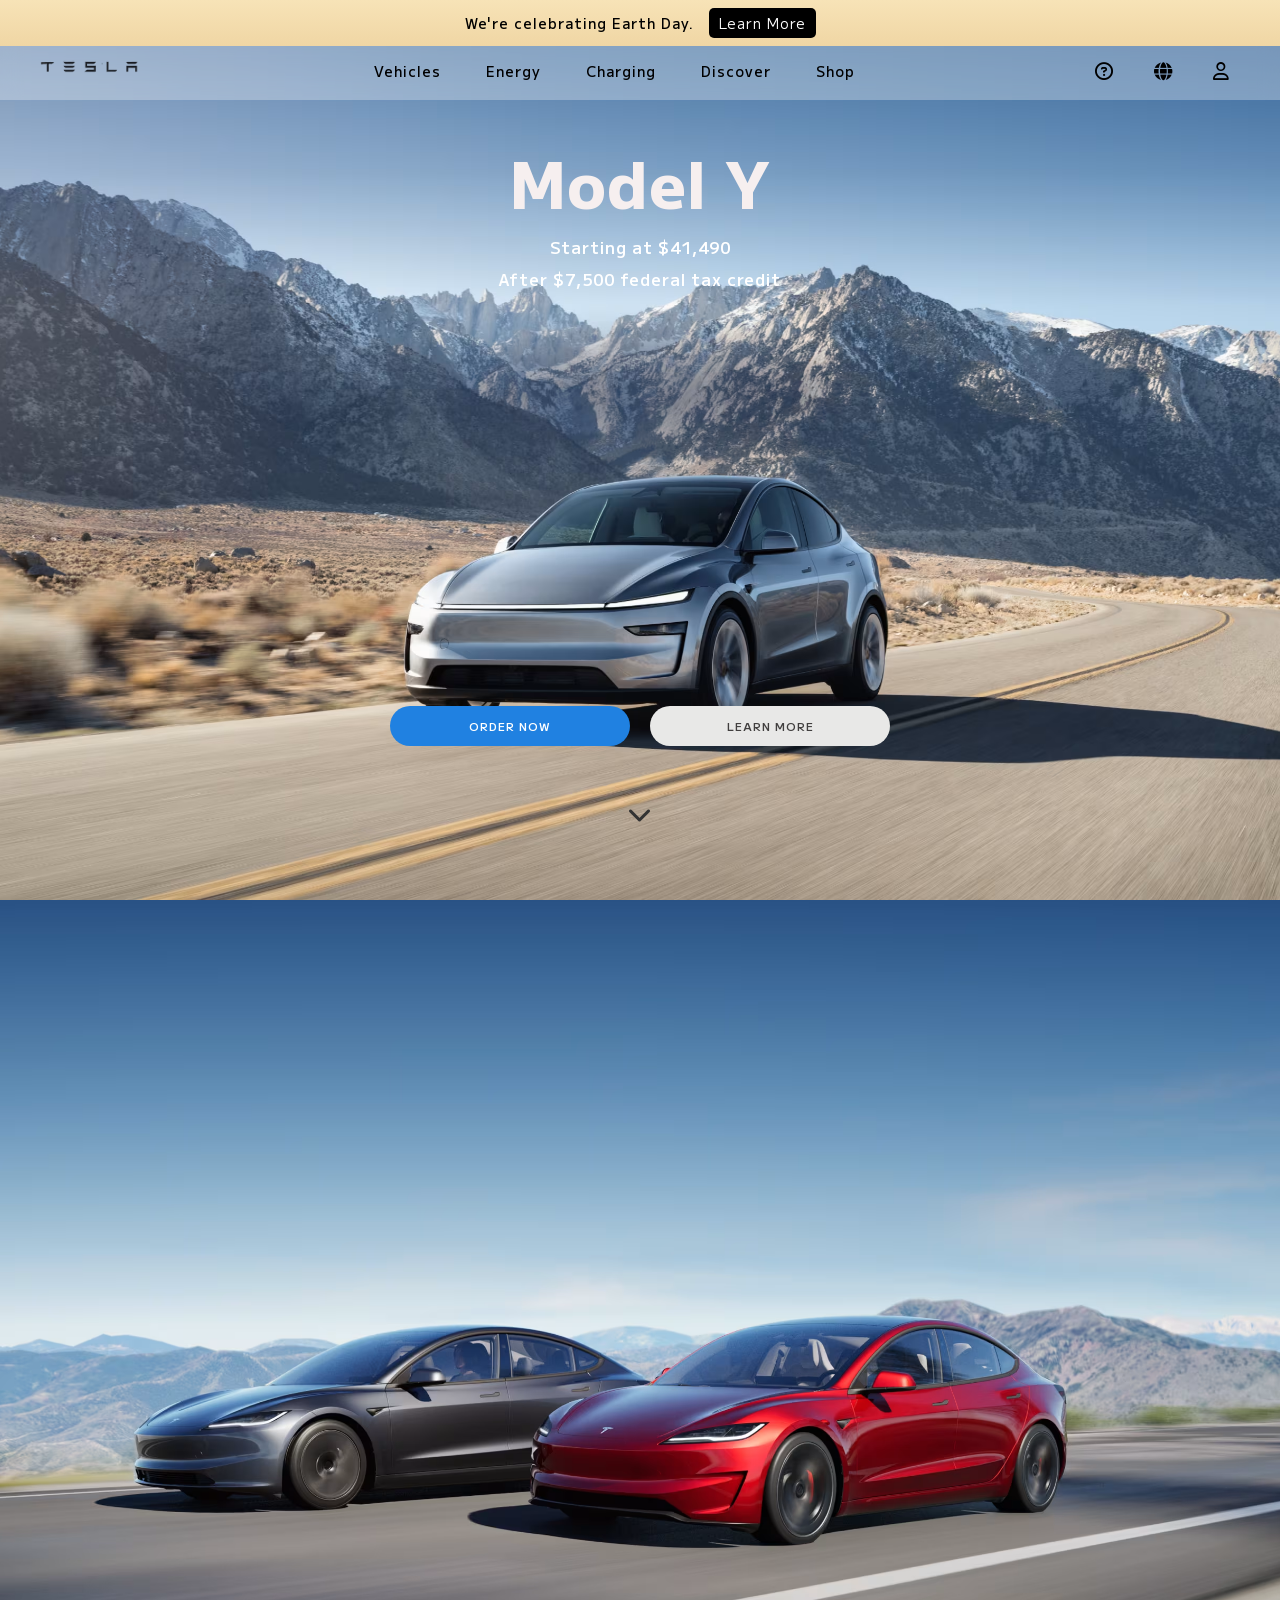
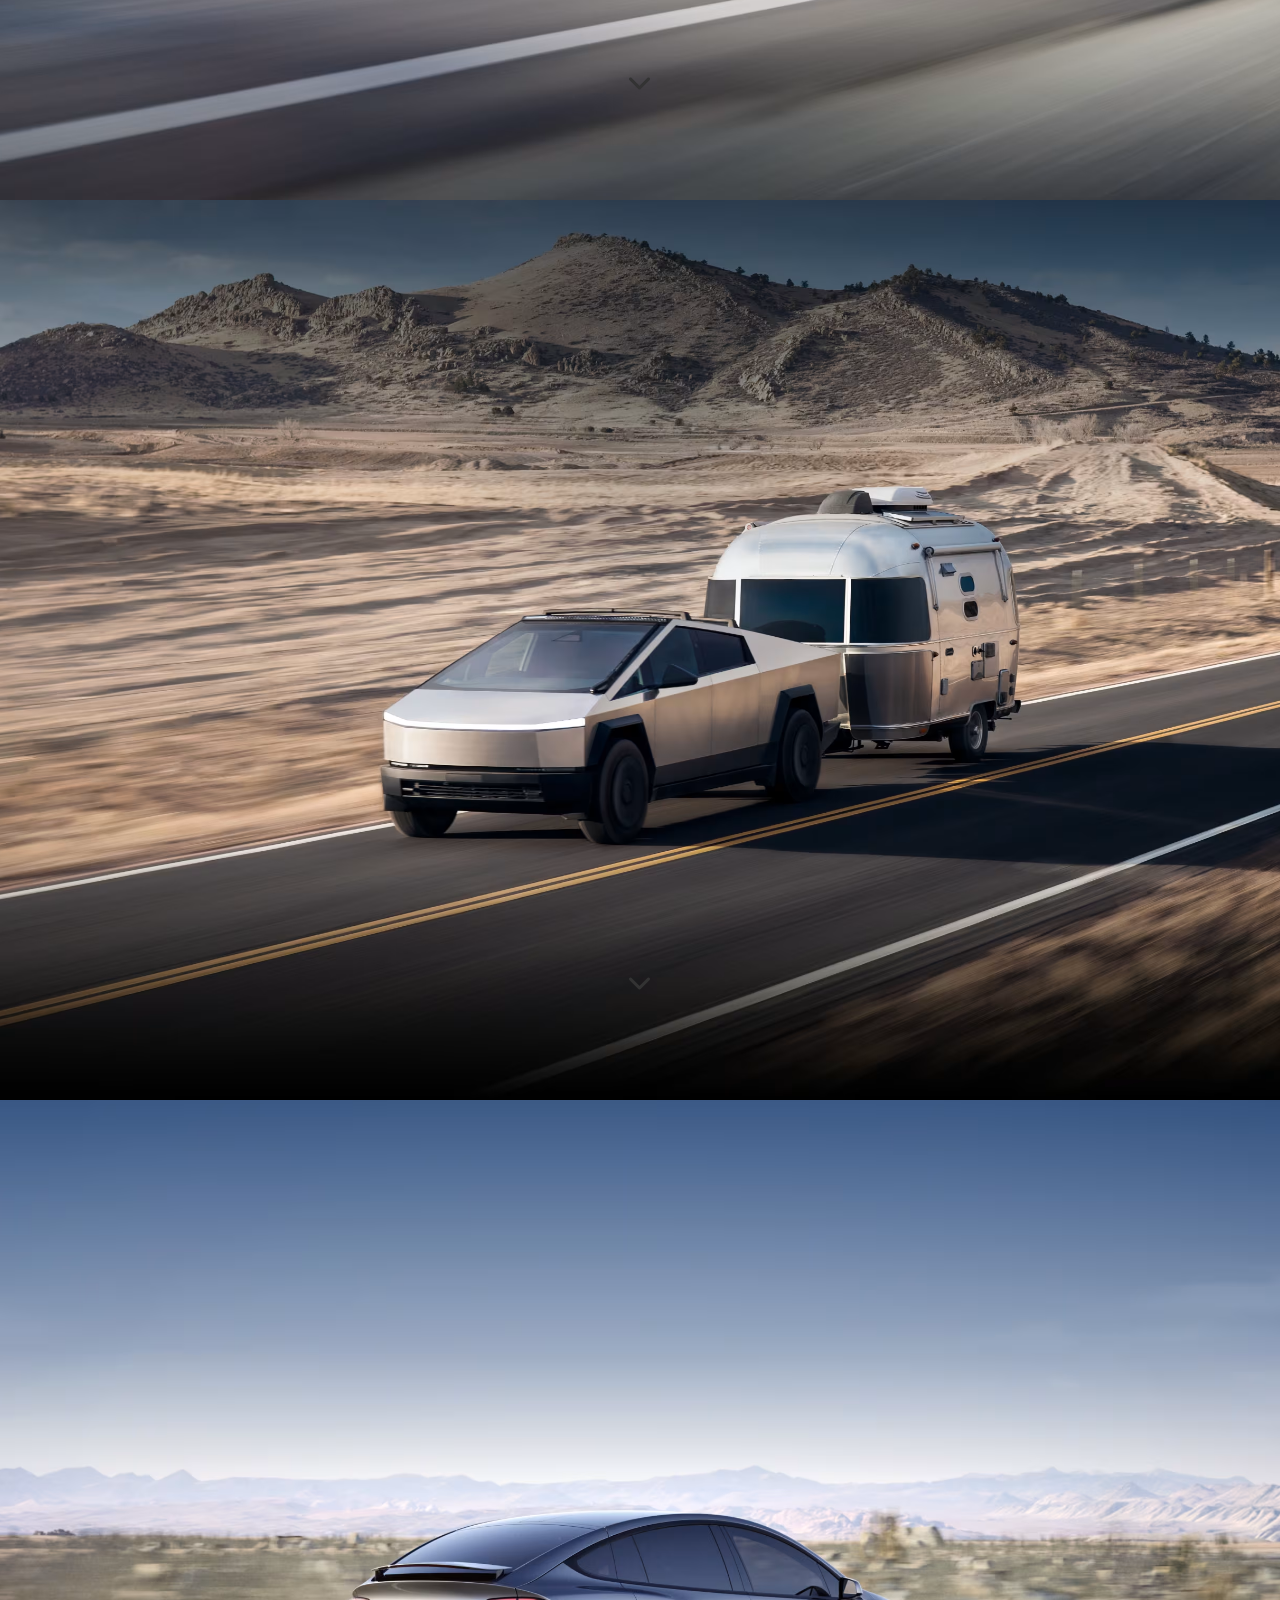
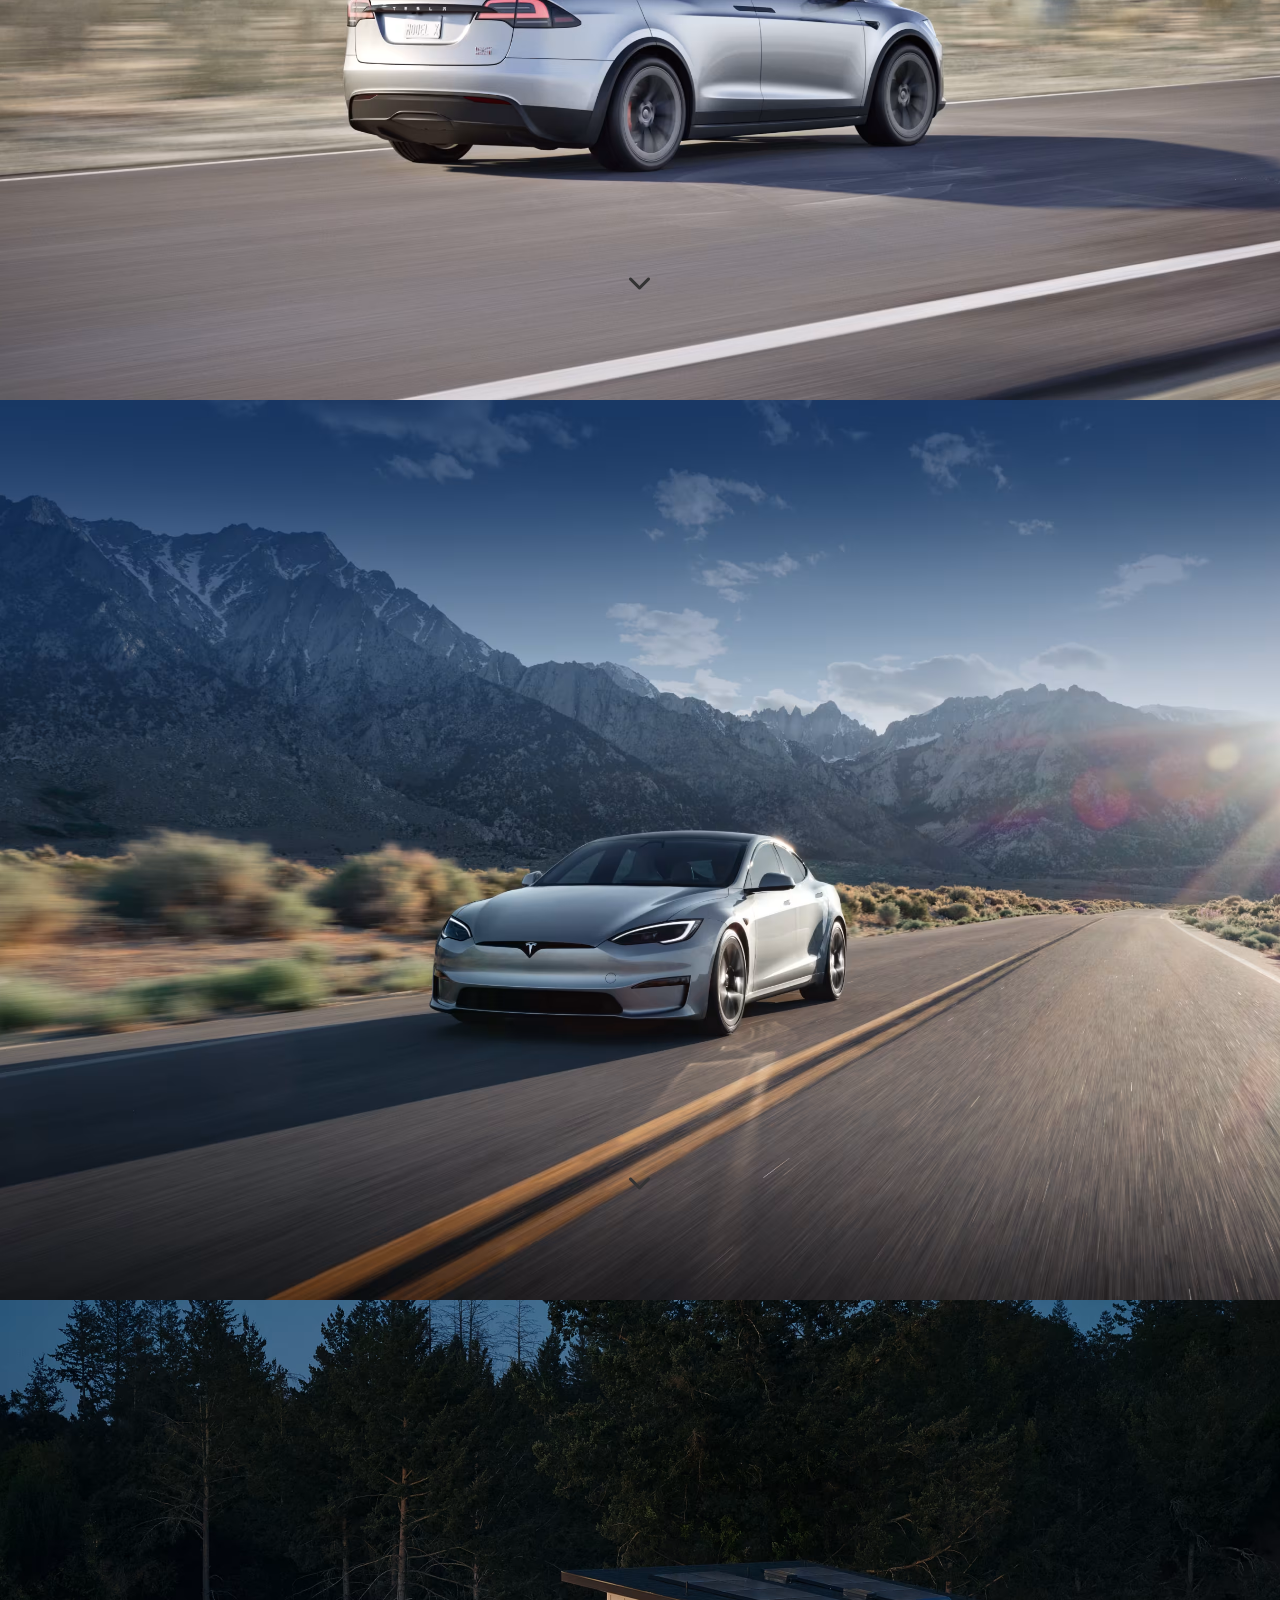
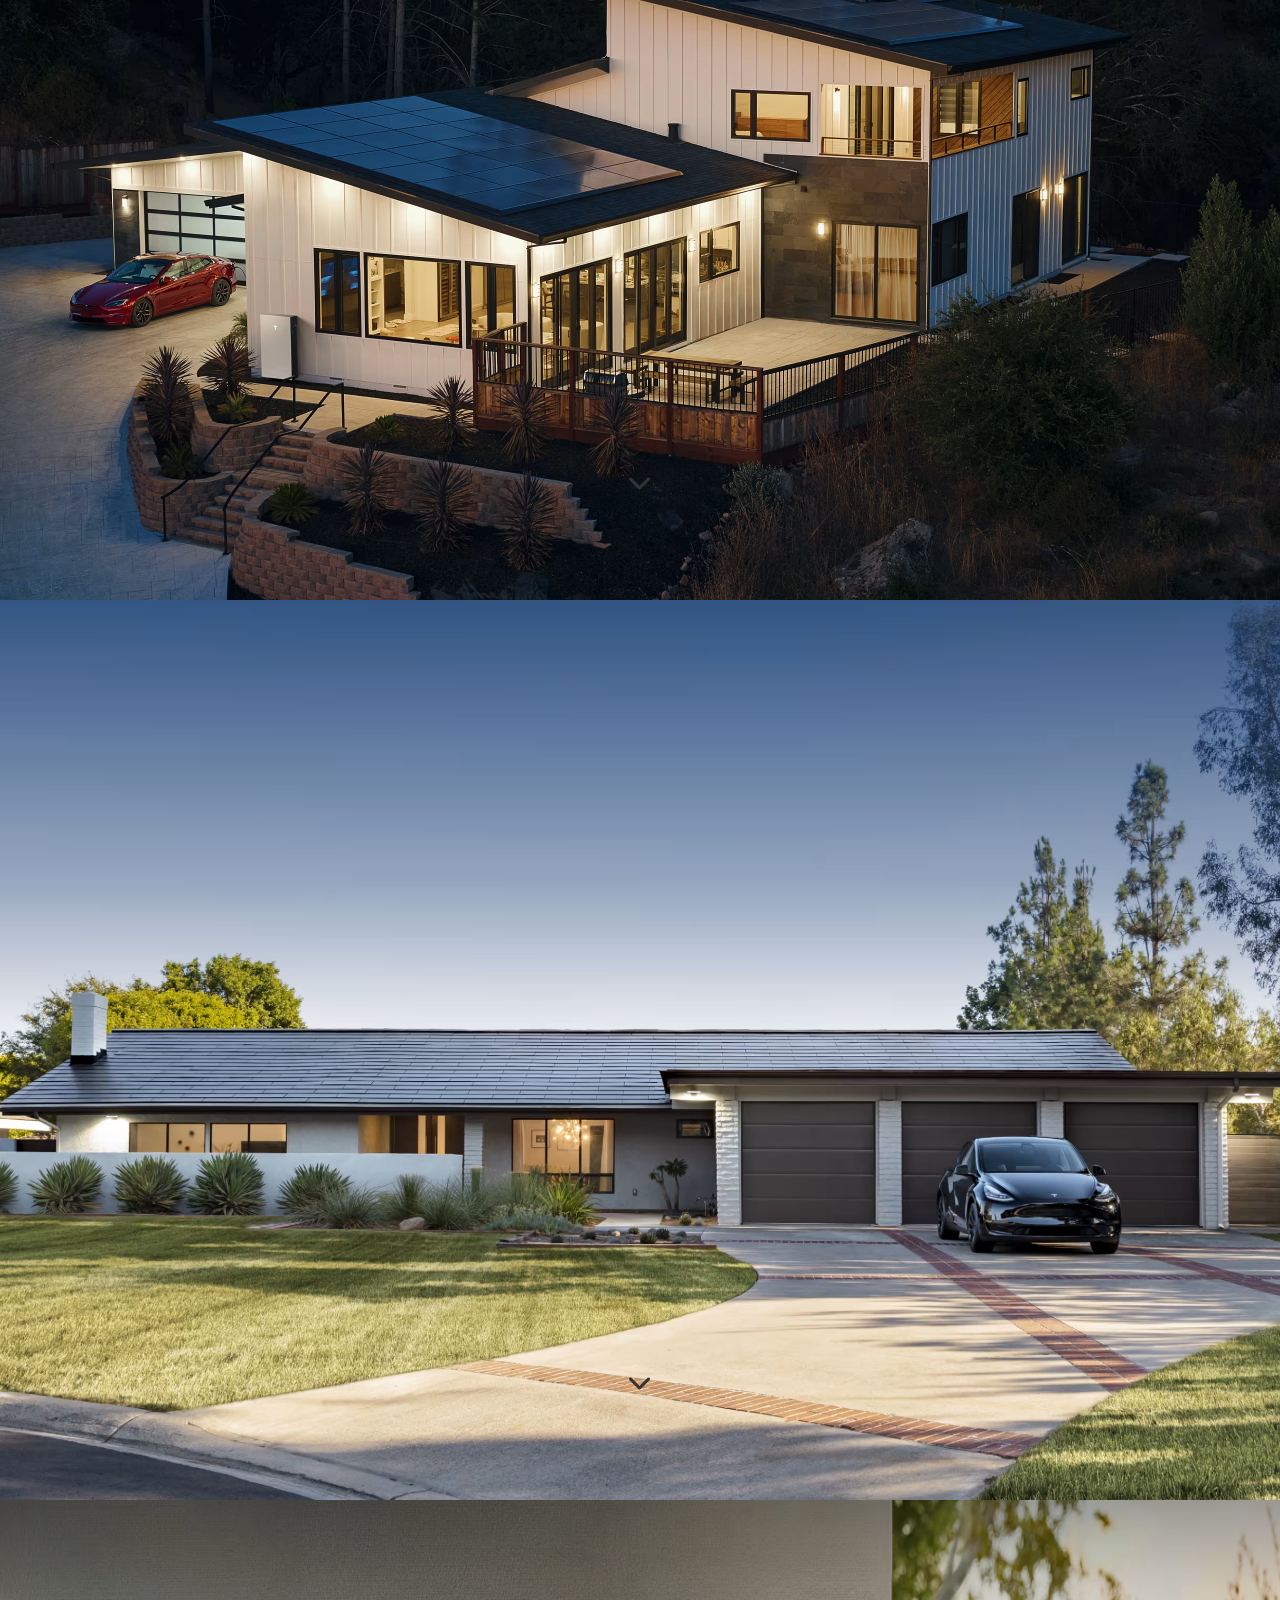
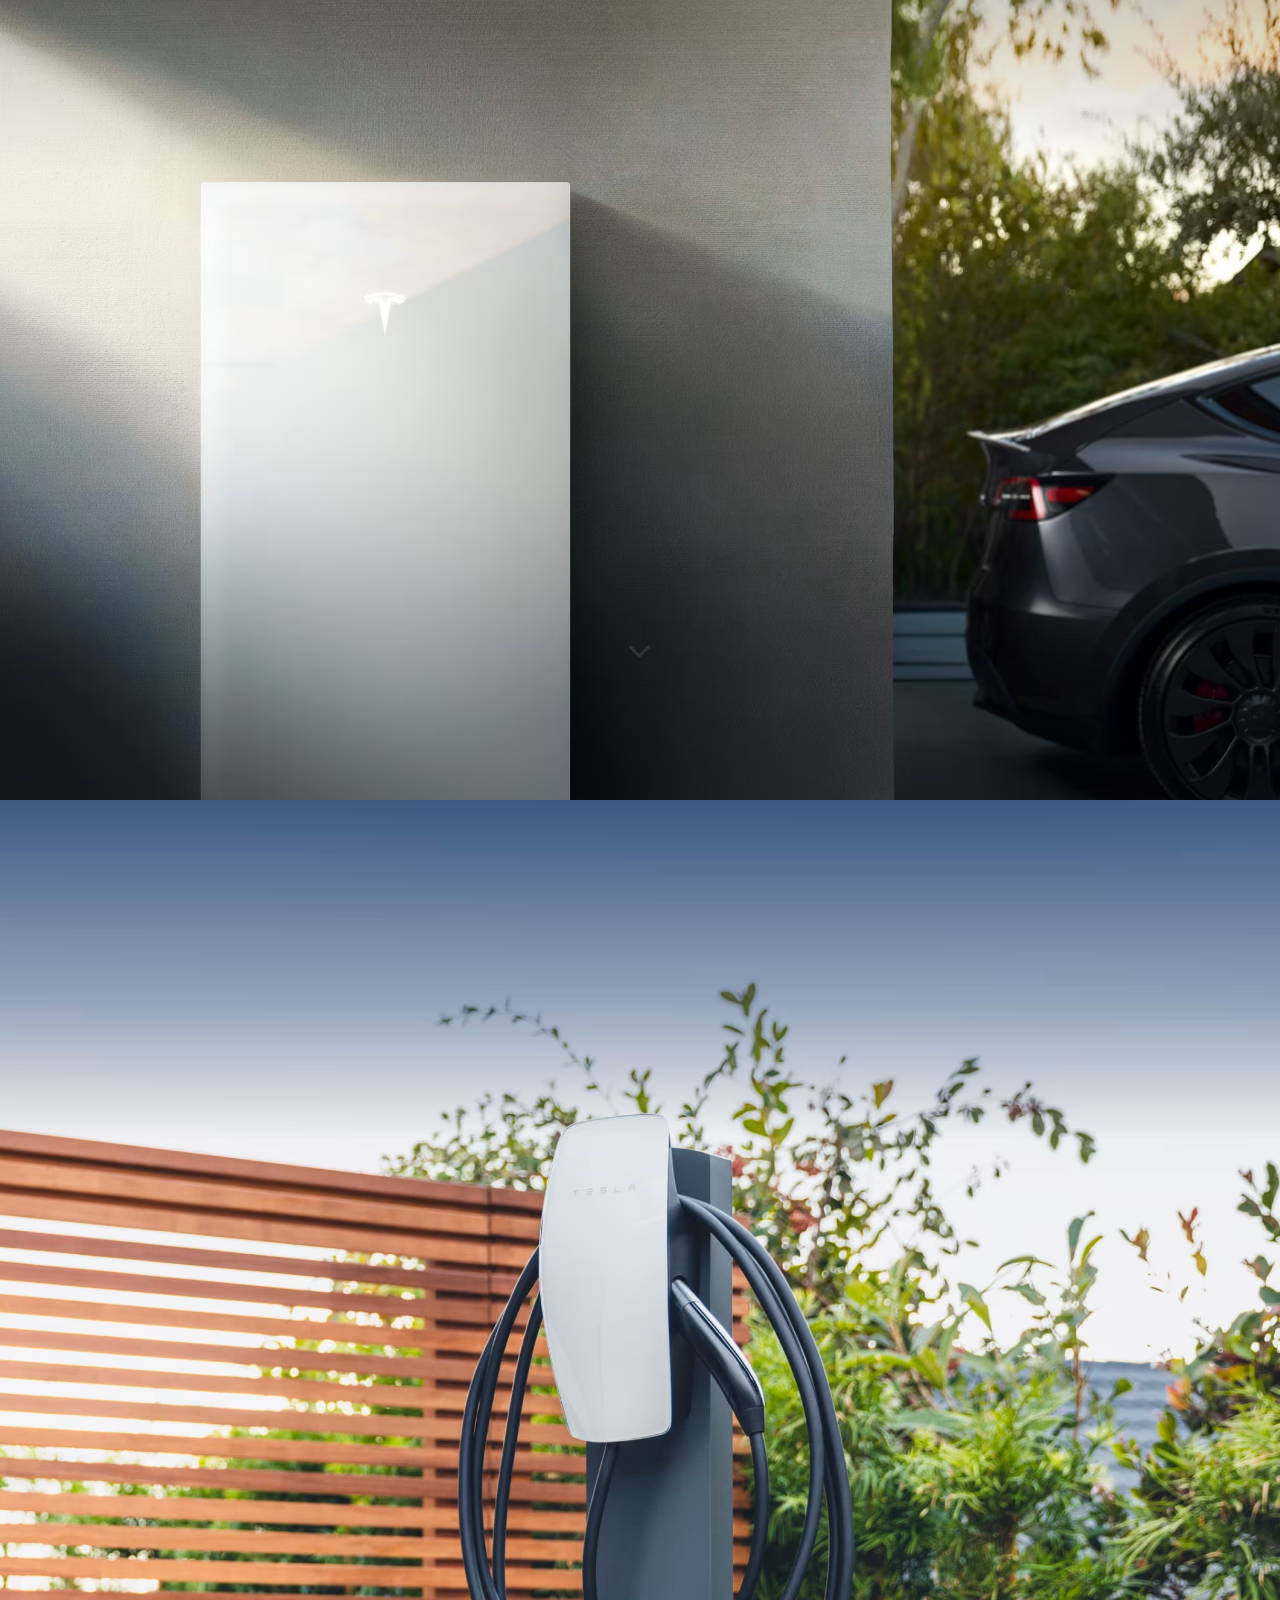
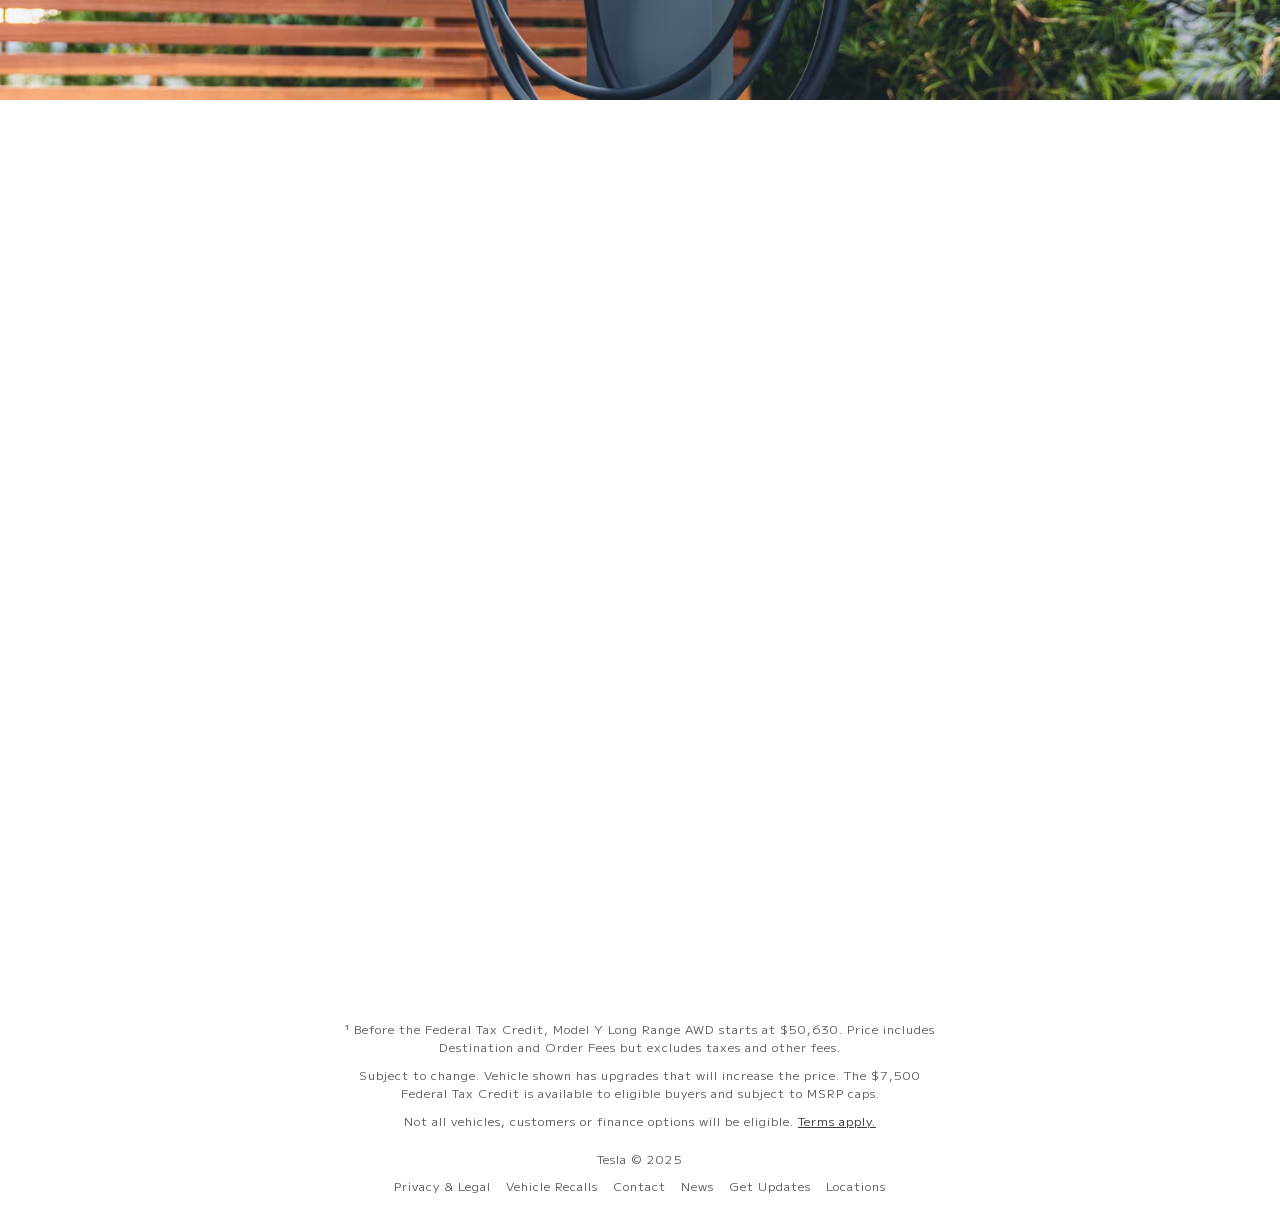
<file: index.html>
<!DOCTYPE html>
<html lang="en">
<head>
  <meta charset="UTF-8" />
  <meta http-equiv="X-UA-Compatible" content="IE=edge" />
  <meta name="viewport" content="width=device-width, initial-scale=1.0" />
  <link rel="icon" type="image/x-icon" href="/asset/logo/teslafevicon.png">
  <title>Electric Cars, Solar & Clean Energy</title>
  <link rel="stylesheet" href="css/style.css">
  <link rel="stylesheet" href="https://cdnjs.cloudflare.com/ajax/libs/font-awesome/6.1.1/css/all.min.css" crossorigin="anonymous" />
  <link rel="stylesheet" href="https://unpkg.com/aos@next/dist/aos.css" />
</head>
<body class="body">
  <div class="announcement-bar">
    <p>We're celebrating Earth Day. <button>Learn More</button></p>
  </div>

  <nav class="navbar">
    <div class="logo-container">
      <img src="asset/logo/teslaLogo.png" alt="Tesla logo" class="teslaLogo" />
    </div>

    <div class="center-nav-container">
      <ul class="menu-list center-menu">
        <li><a href="#" id="openVehicle">Vehicles</a></li>
        <li><a href="#">Energy</a></li>
        <li><a href="#">Charging</a></li>
        <li><a href="#">Discover</a></li>
        <li><a href="#" id="openShop">Shop</a></li> <!-- Tambahkan ID -->
      </ul>
    </div>    

    <div class="right-nav-container">
      <ul class="menu-list right-menu">
        <li><a href="#"><i class="fa-regular fa-circle-question"></i></a></li>
        <li><a href="#"><i class="fa-solid fa-globe"></i></a></li>
        <li><a href="#"><i class="fa-regular fa-user"></i></a></li>
      </ul>
    </div>
  </nav>

<!-- Popup Vehicle -->
  <div id="vehiclePopup" class="hidden">
    <div class="popup-container">

      <!-- Left side: Vehicles -->
      <div class="popup-vehicles">
        <div class="vehicle-item">
          <img src="asset/vehicle/popup-models.avif" alt="Model S">
          <h3>Model S</h3>
          <div class="vehicle-links">
            <a href="#">Learn</a>
            <a href="#">Order</a>
          </div>
        </div>

        <div class="vehicle-item">
          <img src="asset/vehicle/popup-model3.avif" alt="Model 3">
          <h3>Model 3</h3>
          <div class="vehicle-links">
            <a href="vehicle.html">Learn</a>
            <a href="#">Order</a>
          </div>
        </div>

        <div class="vehicle-item">
          <img src="asset/vehicle/popup-modely.avif" alt="Model Y">
          <h3>Model Y</h3>
          <div class="vehicle-links">
            <a href="#">Learn</a>
            <a href="#">Order</a>
          </div>
        </div>

        <div class="vehicle-item">
          <img src="asset/vehicle/popup-modelx.avif" alt="Model X">
          <h3>Model X</h3>
          <div class="vehicle-links">
            <a href="#">Learn</a>
            <a href="#">Order</a>
          </div>
        </div>

        <div class="vehicle-item">
          <img src="asset/vehicle/popup-cybertruck.avif" alt="Cybertruck">
          <h3>Cybertruck</h3>
          <div class="vehicle-links">
            <a href="#">Learn</a>
            <a href="#">Order</a>
          </div>
        </div>

        <div class="vehicle-item">
          <img src="asset/vehicle/popup-inventory.avif" alt="Inventory">
          <h3>Inventory</h3>
          <div class="vehicle-links">
            <a href="#">New</a>
            <a href="#">Used</a>
          </div>
        </div>
      </div>
      <div class="popup-menu">
        <ul>
          <li><a href="#">Help Me Choose</a></li>
          <li><a href="#">Demo Drive</a></li>
          <li><a href="#">Trade-In</a></li>
          <li><a href="#">Compare</a></li>
          <li><a href="#">Workshops</a></li>
          <li><a href="#">Help Me Charge</a></li>
          <li><a href="#">Fleet</a></li>
          <li><a href="#">Semi</a></li>
          <li><a href="#">Roadster</a></li>
          <li><a href="#">Federal Tax Credit</a></li>
          <li><a href="#">We, Robot</a></li>
        </ul>
      </div>
    </div>
  </div>

<!-- Popup Shop -->
<div id="shopPopup" class="hidden">
  <div class="popup-container">

    <!-- Left side: Shop -->
    <div class="popup-shop">
      <div class="shop-item">
        <a href="shop.html">
          <img src="asset/ShopPopup/charging.avif" alt="Charging">
          <h3>Charging</h3>
        </a>
      </div>

      <div class="shop-item">
        <img src="asset/ShopPopup/vehicleacessories.avif" alt="Vehicle Accessories">
        <h3>Vehicle Accessories</h3>
      </div>

      <div class="shop-item">
        <img src="asset/ShopPopup/apparel.avif" alt="Apparel">
        <h3>Apparel</h3>
      </div>

      <div class="shop-item">
        <img src="asset/ShopPopup/lifestyle.avif" alt="Lifestyle">
        <h3>Lifestyle</h3>
      </div>
      
    </div>
  </div>
</div>


  <div id="fullpage">
    <!-- Model Y -->
    <div style="background-image: url('asset/vehicle/modely.avif');" class="model3-container">
        <a name="modely"></a>
        <div class="header-container">
            <h1 class="header" data-aos="fade-up" data-aos-duration="1000">Model Y</h1>
            <p data-aos="fade-up" data-aos-delay="200" data-aos-duration="1000">Starting at $41,490</p>
            <p data-aos="fade-up" data-aos-delay="300" data-aos-duration="1000">
              After $7,500 federal tax credit
            </p>
            <div class="buttons" data-aos="fade-up" data-aos-delay="200" data-aos-duration="1000">
                <a href="#" class="btn1">ORDER NOW</a>
                <a href="#" class="btn2">LEARN MORE</a>
            </div>
            <div class="bottomArrow">
                <a href="#model3"><i class="fa-solid fa-chevron-down down-arrow"></i></a>
            </div>
        </div>
    </div>

    <!-- Model 3 -->
    <div style="background-image: url('asset/vehicle/model3.avif');" class="model3-container">
        <a name="model3"></a>
        <div class="header-container">
            <h1 class="header" data-aos="fade-up" data-aos-duration="1000">Model 3</h1>
            <p data-aos="fade-up" data-aos-delay="200" data-aos-duration="1000">0% APR Available</p>
            <div class="buttons" data-aos="fade-up" data-aos-delay="200" data-aos-duration="1000">
                <a href="#" class="btn1">ORDER NOW</a>
                <a href="#" class="btn2">LEARN MORE</a>
            </div>
            <div class="bottomArrow">
                <a href="#cybertruck"><i class="fa-solid fa-chevron-down down-arrow"></i></a>
            </div>
        </div>
    </div>

    <!-- Cybertruck -->
    <div style="background-image: url('asset/vehicle/cybertruck.avif');" class="model3-container">
        <a name="cybertruck"></a>
        <div class="header-container">
            <h1 class="header" data-aos="fade-up" data-aos-duration="1000">CyberTruck</h1>
            <p data-aos="fade-up" data-aos-delay="200" data-aos-duration="1000">Lease From $779/mo</p>
            <div class="buttons" data-aos="fade-up" data-aos-delay="200" data-aos-duration="1000">
                <a href="#" class="btn1">ORDER NOW</a>
                <a href="#" class="btn2">LEARN MORE</a>
            </div>
            <div class="bottomArrow">
                <a href="#modelx"><i class="fa-solid fa-chevron-down down-arrow"></i></a>
            </div>
        </div>
    </div>

    <!-- Model X -->
    <div style="background-image: url('asset/vehicle/modelx.avif')" class="model3-container">
        <a name="modelx"></a>
        <div class="header-container">
            <h1 class="header" data-aos="fade-up" data-aos-duration="1000">Model X</h1>
            <p data-aos="fade-up" data-aos-delay="200" data-aos-duration="1000">Free Supercharging Ending Soon</p>
            <div class="buttons" data-aos="fade-up" data-aos-delay="200" data-aos-duration="1000">
                <a href="#" class="btn1">ORDER NOW</a>
                <a href="#" class="btn2">LEARN MORE</a>
            </div>
            <div class="bottomArrow">
                <a href="#models"><i class="fa-solid fa-chevron-down down-arrow"></i></a>
            </div>
        </div>
    </div>

    <!-- Model S -->
    <div style="background-image: url('asset/vehicle/models.avif');" class="model3-container">
        <a name="models"></a>
        <div class="header-container">
            <h1 class="header" data-aos="fade-up" data-aos-duration="1000">Model S</h1>
            <p data-aos="fade-up" data-aos-delay="200" data-aos-duration="1000">Free Super Charging Ending Soon</p>
            <div class="buttons" data-aos="fade-up" data-aos-delay="200" data-aos-duration="1000">
                <a href="#" class="btn1">ORDER NOW</a>
                <a href="#" class="btn2">LEARN MORE</a>
            </div>
            <div class="bottomArrow">
                <a href="#panels"><i class="fa-solid fa-chevron-down down-arrow"></i></a>
            </div>
        </div>
    </div>

    <!-- Solar Panels -->
    <div style="background-image: url('asset/energy/solarpanel.avif');" class="model3-container">
        <a name="panels"></a>
        <div class="header-container">
            <h1 class="header" data-aos="fade-up" data-aos-duration="1000">Solar Panels</h1>
            <p data-aos="fade-up" data-aos-delay="200" data-aos-duration="1000">Schedule a Virtual Consultation</p>
            <div class="buttons" data-aos="fade-up" data-aos-delay="200" data-aos-duration="1000">
                <a href="#" class="btn1">ORDER NOW</a>
                <a href="#" class="btn2">LEARN MORE</a>
            </div>
            <div class="bottomArrow">
                <a href="#roof"><i class="fa-solid fa-chevron-down down-arrow"></i></a>
            </div>
        </div>
    </div>

    <!-- Solar Roof -->
    <div style="background-image: url('asset/energy/solar\ roof.avif');" class="model3-container">
        <a name="roof"></a>
        <div class="header-container">
            <h1 class="header" data-aos="fade-up" data-aos-duration="1000">Solar Roof</h1>
            <p data-aos="fade-up" data-aos-delay="200" data-aos-duration="1000">Produce Clean Energy From Your Roof</p>
            <div class="buttons" data-aos="fade-up" data-aos-delay="200" data-aos-duration="1000">
                <a href="#" class="btn1">ORDER NOW</a>
                <a href="#" class="btn2">LEARN MORE</a>
            </div>
            <div class="bottomArrow">
                <a href="#powerwall"><i class="fa-solid fa-chevron-down down-arrow"></i></a>
            </div>
        </div>
    </div>

    <!-- Powerwall -->
    <div style="background-image: url('asset/energy/powerwall.avif');" class="model3-container">
        <a name="powerwall"></a>
        <div class="header-container">
            <h1 class="header" data-aos="fade-up" data-aos-duration="1000">Powerwall</h1>
            <div class="buttons" data-aos="fade-up" data-aos-delay="200" data-aos-duration="1000">
                <a href="#" class="btn1">ORDER NOW</a>
                <a href="#" class="btn2">LEARN MORE</a>
            </div>
            <div class="bottomArrow">
                <a href="#accessories"><i class="fa-solid fa-chevron-down down-arrow"></i></a>
            </div>
        </div>
    </div>

    <!-- Accessories -->
    <div style="background-image: url('asset/energy/acessories.avif');" class="model3-container">
        <a name="accessories"></a>
        <div class="header-container">
            <h1 class="header" data-aos="fade-up" data-aos-duration="1000">Accessories</h1>
            <div class="buttons" data-aos="fade-up" data-aos-delay="200" data-aos-duration="1000">
                <a href="#" class="btn1">Shop Now</a>
            </div>
        </div>
    </div>
</div>
<!-- VIDEO SECTION -->
<div class="model3-container" style="position: relative; overflow: hidden; height: 100vh;">
<video autoplay muted loop playsinline style="position: absolute; top: 0; left: 0; width: 100%; height: 100%; object-fit: cover; z-index: -1;">
  <source src="asset/vid/videoplayback.mp4" type="video/mp4">
  Your browser does not support the video tag.
</video>

<!-- TEXT DI ATAS VIDEO -->
<div class="header-container" style="position: relative; z-index: 1; display: flex; flex-direction: column; align-items: flex-start; padding-left: 5%; text-align: left;">
  <a name="Video"></a>
  <h1 data-aos="fade-up" data-aos-duration="1000" class="header">We Are Tesla</h1>
  <p data-aos="fade-up" data-aos-delay="200" data-aos-duration="1000"></p>
  <div class="buttons" data-aos="fade-up" data-aos-delay="200" data-aos-duration="1000">
    <a href="#" class="btn3">Join Tesla</a>
  </div>
</div>
</div>

<!-- FOOTER -->
<footer class="footer">
<div class="footer-top">
  <p>¹ Before the Federal Tax Credit, Model Y Long Range AWD starts at $50,630. Price includes Destination and Order Fees but excludes taxes and other fees.</p>
  <p>Subject to change. Vehicle shown has upgrades that will increase the price. The $7,500 Federal Tax Credit is available to eligible buyers and subject to MSRP caps.</p>
  <p>Not all vehicles, customers or finance options will be eligible. <a href="#">Terms apply.</a></p>
</div>

<div class="footer-bottom">
  <p>Tesla © 2025</p>
  <ul class="footer-links">
    <li><a href="#">Privacy & Legal</a></li>
    <li><a href="#">Vehicle Recalls</a></li>
    <li><a href="#">Contact</a></li>
    <li><a href="#">News</a></li>
    <li><a href="#">Get Updates</a></li>
    <li><a href="#">Locations</a></li>
  </ul>
</div>
</footer>

<!-- SCRIPT -->
<script src="js/script.js"></script>
<script src="https://unpkg.com/aos@next/dist/aos.js"></script>
<script>
AOS.init();
</script>
</file>
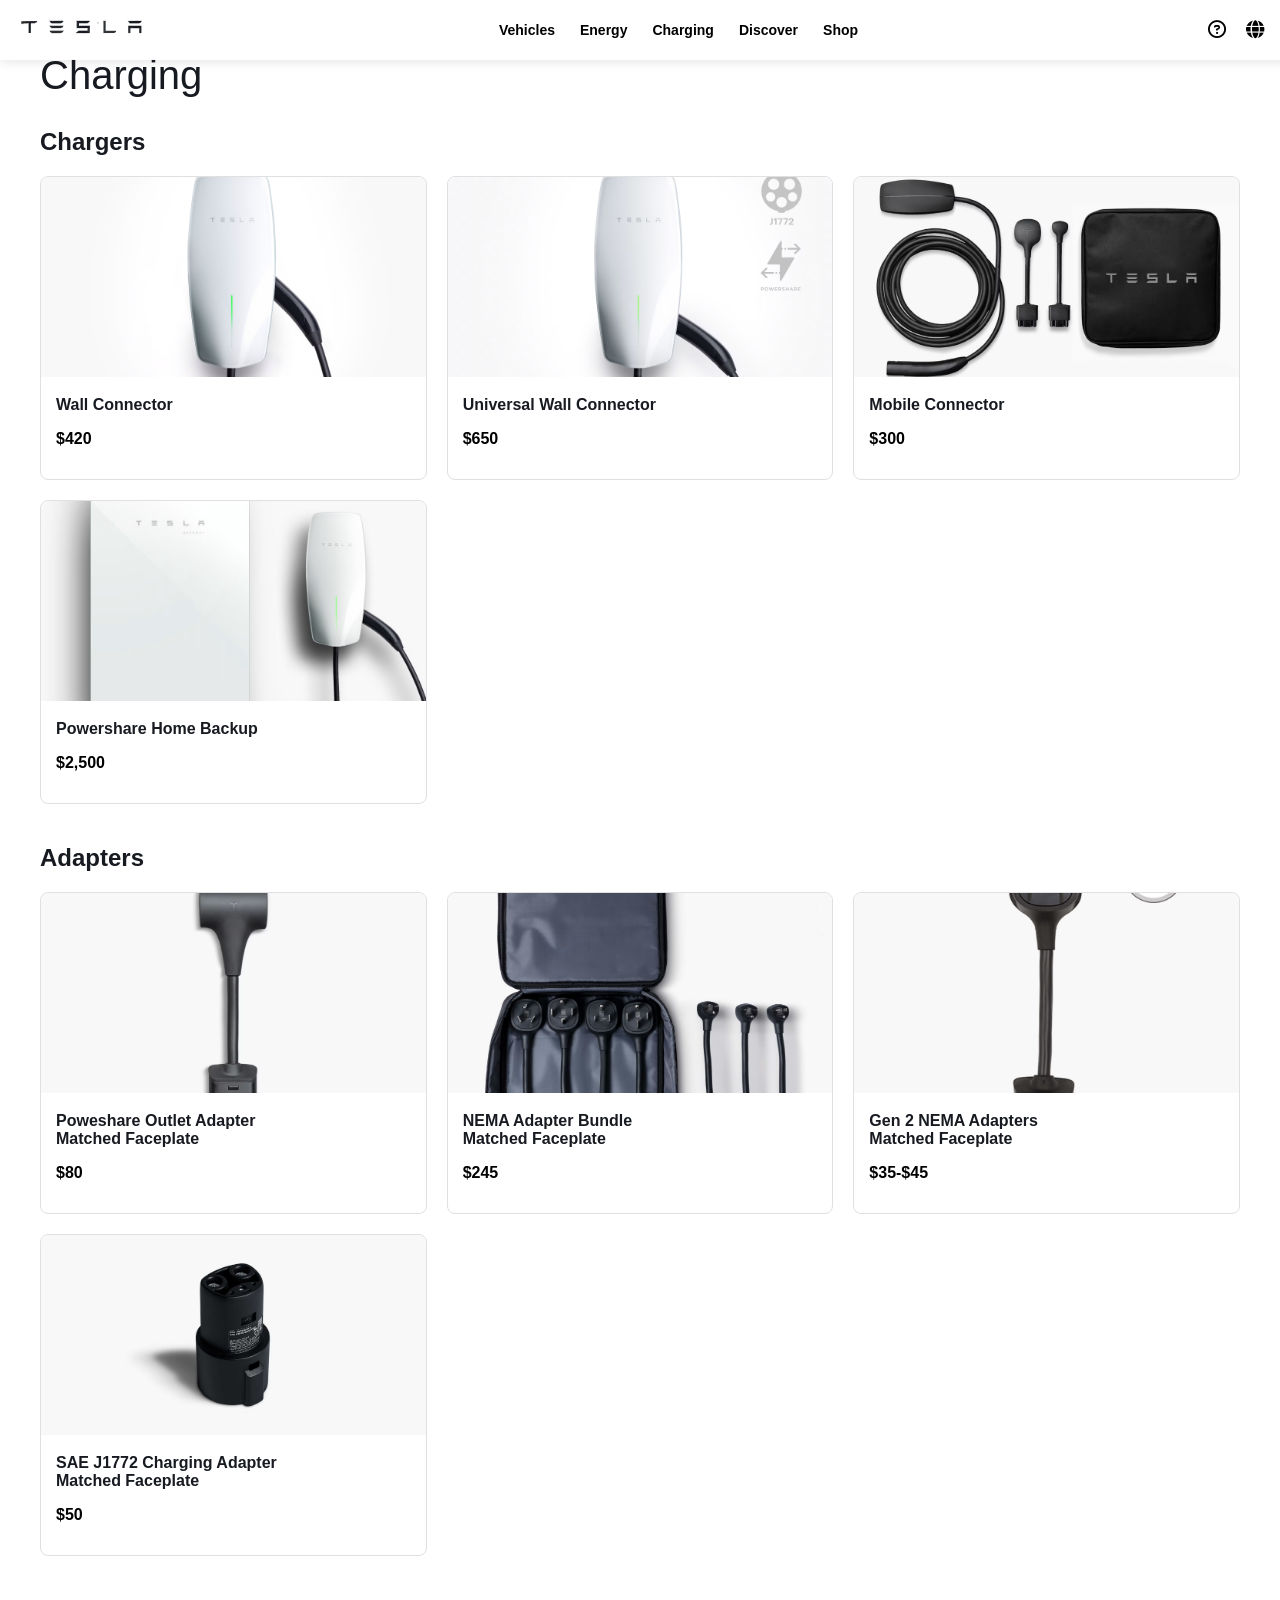
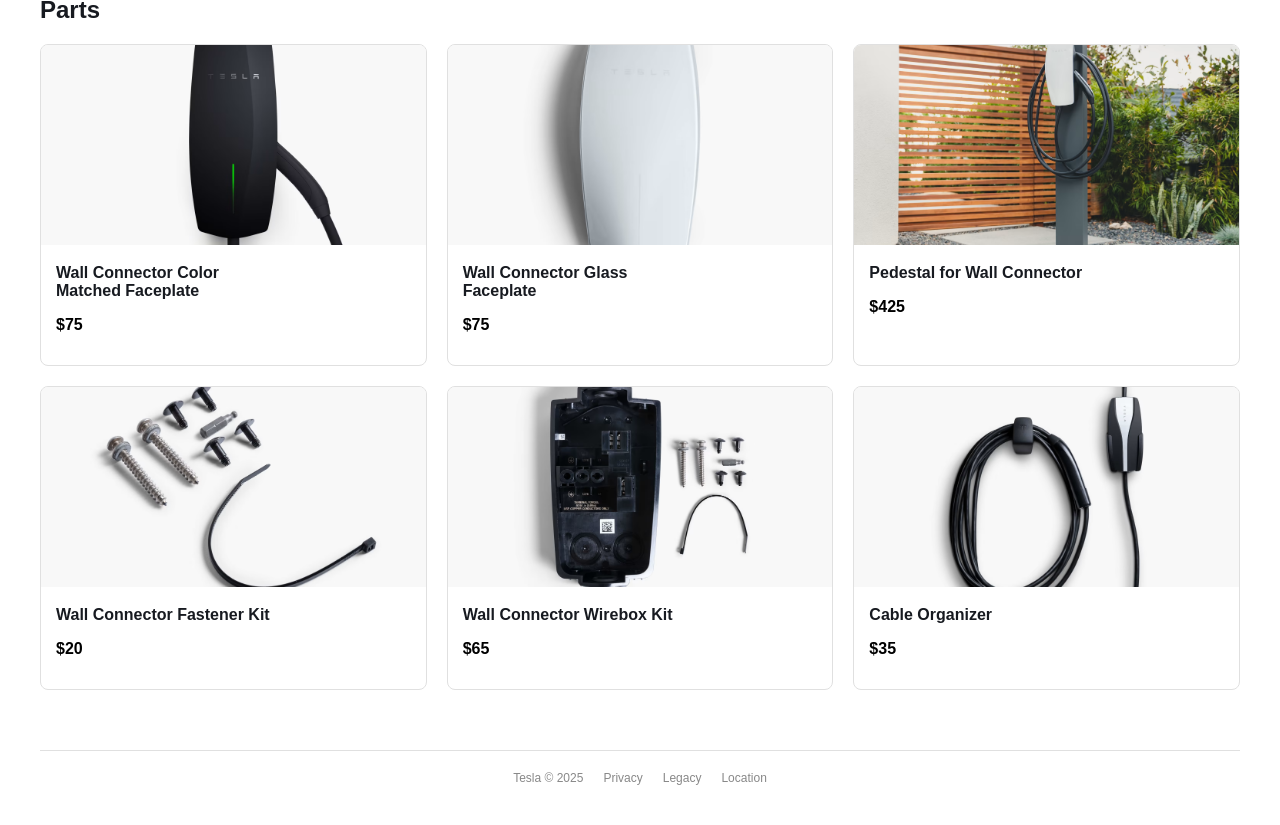
<file: shop.html>
<!DOCTYPE html>
<html lang="en">
<head>
  <meta charset="UTF-8">
  <meta name="viewport" content="width=device-width, initial-scale=1.0">
  <title>Tesla Charging Products</title>
  <link rel="stylesheet" href="css/shop.css">
  <link rel="stylesheet" href="https://cdnjs.cloudflare.com/ajax/libs/font-awesome/6.4.0/css/all.min.css">
</head>
<body>
  <header>
    <nav class="navbar">
      <div class="logo-container">
        <img src="asset/logo/teslaLogo.png" alt="Tesla logo" class="teslaLogo" />
      </div>

      <div class="center-nav-container">
        <ul class="menu-list center-menu">
          <li><a href="#">Vehicles</a></li>
          <li><a href="#">Energy</a></li>
          <li><a href="#">Charging</a></li>
          <li><a href="#">Discover</a></li>
          <li><a href="#">Shop</a></li>
        </ul>
      </div>

      <div class="right-nav-container">
        <ul class="menu-list right-menu">
          <li><a href="#"><i class="far fa-circle-question"></i></a></li>
          <li><a href="#"><i class="fas fa-globe"></i></a></li>
          <li><a href="#"><i class="far fa-user"></i></a></li>
        </ul>
      </div>
    </nav>
  </header>


<main class="shop-container">
  <section class="shop-hero">
    <h1>Charging</h1>
  </section>

  <section class="charging-products">
    <h2>Chargers</h2>
    
    <!-- Main Chargers Section -->
    <div class="product-grid">
      <!-- Wall Connector -->
      <div class="product-card square-card">
        <img src="asset/shopcharging/1457768-02-H_01_2000.avif" alt="Wall Connector">
        <div class="product-info">
          <h3>Wall Connector</h3>
          <p class="price">$420</p>
        </div>
      </div>

      <!-- Universal Wall Connector -->
      <div class="product-card square-card">
        <img src="asset/shopcharging/universalconector.avif" alt="Universal Wall Connector">
        <div class="product-info">
          <h3>Universal Wall Connector</h3>
          <p class="price">$650</p>
        </div>
      </div>

      <!-- Mobile Connector -->
      <div class="product-card square-card">
        <img src="asset/shopcharging/mobileconector.avif" alt="Mobile Connector">
        <div class="product-info">
          <h3>Mobile Connector</h3>
          <p class="price">$300</p>
        </div>
      </div>
    
        <!-- Powershare Home Backup -->
      <div class="product-card square-card">
        <img src="asset/shopcharging/powersharehome.avif" alt="Mobile Connector">
        <div class="product-info">
          <h3>Powershare Home Backup</h3>
          <p class="price">$2,500</p>
        </div>
      </div>
    </div>
  </section>

  <section class="charging-products">
    <h2>Adapters</h2>
    <div class="product-grid">
        <!-- Powershare Outlet  Adapter-->
      <div class="product-card square-card">
        <img src="asset/shopcharging/powershareoutlet.avif" alt="Wall Connector Color">
        <div class="product-info">
          <h3>Poweshare Outlet Adapter<br>Matched Faceplate</h3>
          <p class="price">$80</p>
        </div>
      </div>

      <!-- NEMA Adapter Bundle  -->
      <div class="product-card square-card">
        <img src="asset/shopcharging/nemaadapter.avif" alt="Wall Connector Color">
        <div class="product-info">
          <h3>NEMA Adapter Bundle<br>Matched Faceplate</h3>
          <p class="price">$245</p>
        </div>
      </div>

      <!-- Gen 2 NEMA Adapters -->
      <div class="product-card square-card">
        <img src="asset/shopcharging/gen2nemaadapter.avif" alt="Wall Connector Glass">
        <div class="product-info">
          <h3>Gen 2 NEMA Adapters<br>Matched Faceplate</h3>
          <p class="price">$35-$45</p>
        </div>
      </div>

      <!-- SAE J1772 Charging Adapter -->
      <div class="product-card square-card">
        <img src="asset/shopcharging/saej1772.avif" alt="Pedestal">
        <div class="product-info">
          <h3>SAE J1772 Charging Adapter<br>Matched Faceplate</h3>
          <p class="price">$50</p>
        </div>
      </div>
    </div>
  </section>
  
  <section class="parts-products">
    <h2>Parts</h2>
    <!-- Accessories Section -->
    <div class="product-grid">
      <!-- Wall Connector Color -->
      <div class="product-card square-card">
        <img src="asset/shopcharging/wallconectorcolormatched.avif" alt="Wall Connector Color">
        <div class="product-info">
          <h3>Wall Connector Color<br>Matched Faceplate</h3>
          <p class="price">$75</p>
        </div>
      </div>

      <!-- Wall Connector Glass -->
      <div class="product-card square-card">
        <img src="asset/shopcharging/wallconectorglass.avif" alt="Wall Connector Glass">
        <div class="product-info">
          <h3>Wall Connector Glass<br>Faceplate</h3>
          <p class="price">$75</p>
        </div>
      </div>

      <!-- Pedestal -->
      <div class="product-card square-card">
        <img src="asset/shopcharging/pedestel.avif" alt="Pedestal">
        <div class="product-info">
          <h3>Pedestal for Wall Connector</h3>
          <p class="price">$425</p>
        </div>
      </div>

      <!-- Fastener Kit -->
      <div class="product-card square-card">
        <img src="asset/shopcharging/wallconectorfastenerkit.avif" alt="Fastener Kit">
        <div class="product-info">
          <h3>Wall Connector Fastener Kit</h3>
          <p class="price">$20</p>
        </div>
      </div>

      <!-- Wirebox Kit -->
      <div class="product-card square-card">
        <img src="asset/shopcharging/wireboxkit.avif" alt="Wirebox Kit">
        <div class="product-info">
          <h3>Wall Connector Wirebox Kit</h3>
          <p class="price">$65</p>
        </div>
      </div>

      <!-- Cable Organizer -->
      <div class="product-card square-card">
        <img src="asset/shopcharging/cableorganizer.avif" alt="Cable Organizer">
        <div class="product-info">
          <h3>Cable Organizer</h3>
          <p class="price">$35</p>
        </div>
      </div>
    </div>
    <footer class="tesla-footer">
      <div class="footer-content">
        <div class="footer-links">
          <span>Tesla © 2025</span>
          <a href="#">Privacy</a>
          <a href="#">Legacy</a>
          <a href="#">Location</a>
        </div>
      </div>
    </footer>
  </section>
</main>

  <script src="js/script.js"></script>
</body>
</html>
</file>
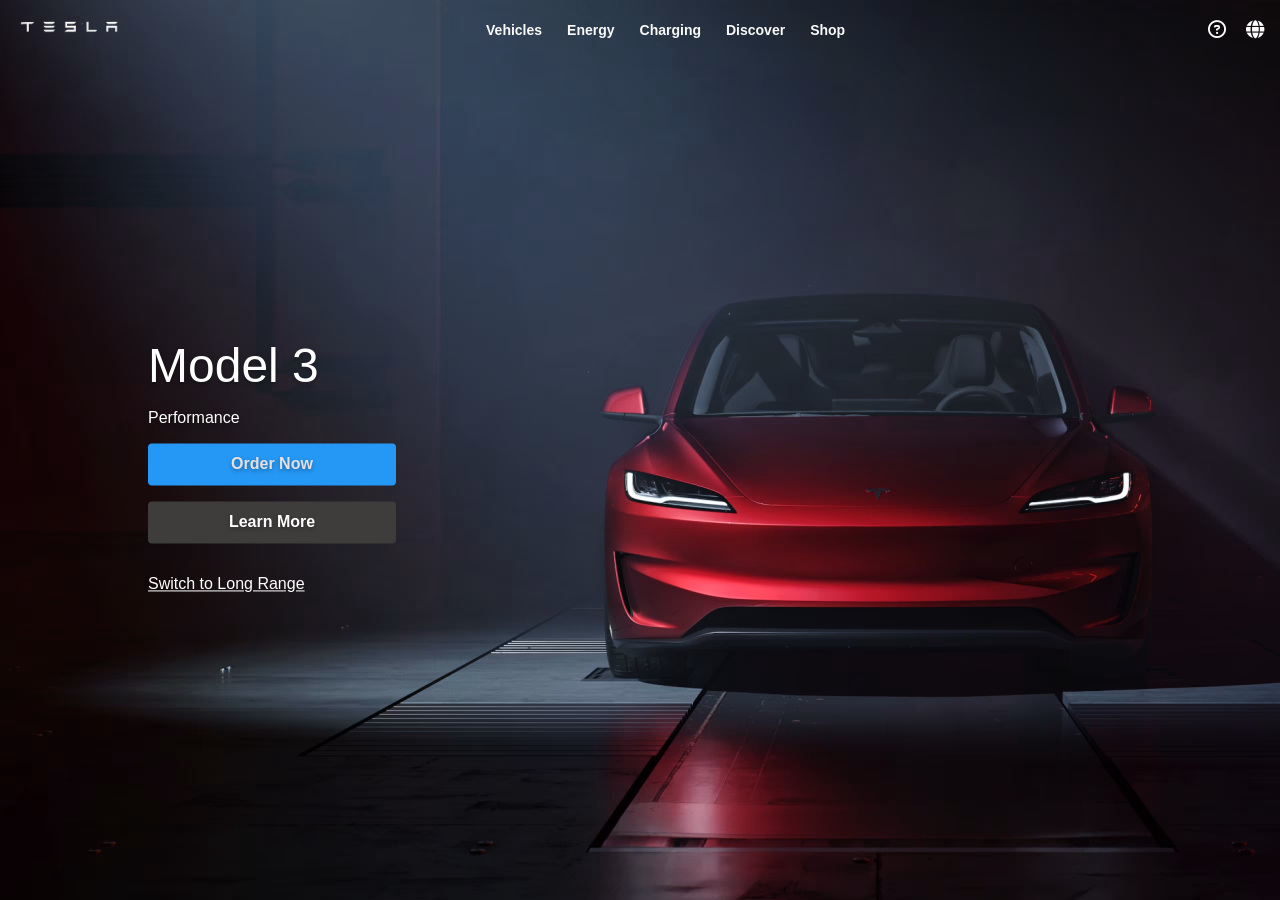
<file: vehicle.html>
<!DOCTYPE html>
<html lang="en">
<head>
  <meta charset="UTF-8">
  <meta name="viewport" content="width=device-width, initial-scale=1.0">
  <title>Tesla Model 3</title>
  <link rel="stylesheet" href="css/up.css">
  <link rel="stylesheet" href="https://cdnjs.cloudflare.com/ajax/libs/font-awesome/6.4.0/css/all.min.css">
</head>
<body>
  <header>
    <nav class="navbar">
      <nav class="navbar">
        <div class="logo-container">
          <img src="asset/logo/teslaLogo.png" alt="Tesla logo" class="teslaLogo" />
        </div>

      <div class="center-nav-container">
        <ul class="menu-list center-menu">
          <li><a href="#">Vehicles</a></li>
          <li><a href="#">Energy</a></li>
          <li><a href="#">Charging</a></li>
          <li><a href="#">Discover</a></li>
          <li><a href="#">Shop</a></li>
        </ul>
      </div>

      <div class="right-nav-container">
        <ul class="menu-list right-menu">
          <li><a href="#"><i class="far fa-circle-question"></i></a></li>
          <li><a href="#"><i class="fas fa-globe"></i></a></li>
          <li><a href="#"><i class="far fa-user"></i></a></li>
        </ul>
      </div>
    </nav>
  </header>

  <div class="model-switcher">
    <!-- Model 3 Performance -->
    <div class="hero-section active" id="performance">
      <div class="hero-content left-aligned">
        <h1>Model 3</h1>
        <p>Performance</p>
        <div class="hero-buttons">
          <a href="#" class="order-now">Order Now</a>
          <a href="#" class="learn-more">Learn More</a>
          <button class="switch-model" data-target="longrange">Switch to Long Range</button>
        </div>
      </div>
    </div>

    <!-- Model 3 Long Range -->
    <div class="hero-section" id="longrange">
      <div class="hero-content left-aligned">
        <h1>Model 3</h1>
        <p>Long Range</p>
        <div class="hero-buttons">
          <a href="#" class="order-now">Order Now</a>
          <a href="#" class="learn-more">Learn More</a>
          <button class="switch-model" data-target="performance">Switch to Performance</button>
        </div>
      </div>
    </div>
  </div> 

  <script src="js/vechile.js"></script>
</body>
</html>
</file>
<file: css/style.css>
/* ====================== */
/* Base Styles */
/* ====================== */
@import url("https://fonts.googleapis.com/css2?family=M+PLUS+1:wght@300;400&family=Poppins:wght@500;600;700;800&family=Roboto:ital,wght@0,100;0,300;1,100&display=swap");

* {
  margin: 0;
  padding: 0;
  box-sizing: border-box;
  font-family: "M PLUS 1", sans-serif;
  scroll-behavior: smooth;
  letter-spacing: 1px;
}

:root {
  --font-color: rgb(76, 75, 75);
  --f-weight: 600;
  --transition-speed: 0.3s;
}

body {
  overflow-x: hidden;
  background-color: #fff;
  color: #333;
}

/* ====================== */
/* Announcement Bar */
/* ====================== */
.announcement-bar {
  background: linear-gradient(to bottom, #f7e3b7 0%, #f0d6a4 100%);
  padding: 8px 20px;
  text-align: center;
  font-size: 14px;
  font-weight: 500;
  color: black;
  position: fixed;
  top: 0;
  width: 100%;
  z-index: 1001;
}

.announcement-bar button {
  background-color: black;
  color: white;
  border: none;
  padding: 5px 10px;
  margin-left: 10px;
  font-size: 14px;
  border-radius: 5px;
  cursor: pointer;
  transition: background-color var(--transition-speed);
}

.announcement-bar button:hover {
  background-color: #333;
}

/* ====================== */
/* Navbar */
/* ====================== */
.navbar {
  position: fixed;
  top: 40px;
  width: 100%;
  height: 60px;
  background: rgba(255, 255, 255, 0.3);
  backdrop-filter: blur(10px);
  display: flex;
  align-items: center;
  justify-content: space-between;
  padding: 0 40px;
  z-index: 1000;
  transition: all var(--transition-speed);
}

.navbar.scrolled {
  background: rgba(255, 255, 255, 0.9);
  box-shadow: 0 2px 10px rgba(0, 0, 0, 0.1);
}

/* Logo */
.logo-container img {
  height: 20px;
  transition: transform var(--transition-speed);
}

.logo-container img:hover {
  transform: scale(1.05);
}

/* Menu Items */
.menu-list {
  display: flex;
  list-style: none;
}

.center-menu {
  gap: 25px;
}

.right-menu {
  gap: 20px;
}

.menu-list li a {
  color: black;
  text-decoration: none;
  font-weight: 500;
  font-size: 14px;
  padding: 5px 10px;
  border-radius: 4px;
  transition: all var(--transition-speed);
}

.center-menu li a:hover {
  background-color: rgba(0, 0, 0, 0.05);
}

.right-menu li a {
  font-size: 18px;
}

.right-menu li a:hover {
  color: #555;
}

/* ====================== */
/* Dropdown Popups */
/* ====================== */
.hidden {
  display: none;
}

#vehiclePopup, #shopPopup {
  position: fixed;
  top: 100px;
  left: 0;
  width: 100%;
  background: white;
  border-top: 1px solid #eee;
  box-shadow: 0 10px 20px rgba(0, 0, 0, 0.1);
  z-index: 999;
  padding: 20px 0;
}

.popup-container {
  display: flex;
  width: 100%;
  max-width: 1200px;
  margin: 0 auto;
  padding: 0 40px;
}

.popup-vehicles {
  flex: 3;
  display: flex;
  flex-wrap: wrap;
  gap: 20px;
}

.popup-shop {
  flex: 3;
  display: flex;
  gap: 20px;
}

.vehicle-item, .shop-item {
  flex: 1 1 30%;
  min-width: 200px;
  text-align: center;
  padding: 15px;
  border-radius: 8px;
  transition: all var(--transition-speed);
}

.vehicle-item:hover, .shop-item:hover {
  background-color: rgba(0, 0, 0, 0.03);
}

.vehicle-item img, .shop-item img {
  width: 150px;
  height: auto;
  margin-bottom: 10px;
}

.vehicle-item h3, .shop-item h3 {
  margin: 10px 0;
  font-size: 1.1rem;
  font-weight: 600;
  color: #333;
}

.shop-item a {
  text-decoration: none;
  color: inherit;
  display: block;
}

.vehicle-links, .shop-links {
  margin-top: 15px;
}

.vehicle-links a, .shop-links a {
  margin: 0 8px;
  color: #393c41;
  text-decoration: none;
  font-size: 14px;
  padding: 5px 10px;
  border-radius: 4px;
  transition: all var(--transition-speed);
}

.vehicle-links a:hover, .shop-links a:hover {
  background-color: rgba(0, 0, 0, 0.05);
}

.popup-menu {
  flex: 1;
  padding-left: 40px;
}

.popup-menu ul {
  list-style: none;
  padding: 0;
}

.popup-menu li {
  margin-bottom: 12px;
}

.popup-menu a {
  text-decoration: none;
  color: #393c41;
  font-weight: 500;
  font-size: 14px;
  padding: 5px 10px;
  display: block;
  border-radius: 4px;
  transition: all var(--transition-speed);
}

.popup-menu a:hover {
  background-color: rgba(0, 0, 0, 0.05);
}

/* ====================== */
/* Mobile Menu */
/* ====================== */
.menubar {
  position: fixed;
  right: 0;
  top: 0;
  width: 300px;
  height: 100vh;
  background-color: white;
  transform: translateX(100%);
  transition: all var(--transition-speed);
  opacity: 0;
  visibility: hidden;
  pointer-events: none;
  z-index: 1002;
  padding: 80px 30px;
  box-shadow: -5px 0 15px rgba(0, 0, 0, 0.1);
}

.menubar.active {
  transform: translateX(0);
  opacity: 1;
  visibility: visible;
  pointer-events: auto;
}

.menubar ul {
  list-style: none;
}

.menubar li {
  margin-bottom: 20px;
}

.menubar a {
  color: #333;
  text-decoration: none;
  font-size: 18px;
  font-weight: 500;
  display: block;
  padding: 10px;
  border-radius: 4px;
  transition: all var(--transition-speed);
}

.menubar a:hover {
  background-color: rgba(0, 0, 0, 0.05);
}

.menu-btn {
  padding: 5px;
  background-color: transparent;
  border-radius: 10px;
  width: 4rem;
  border: none;
  font-weight: 700;
  font-size: 0.9rem;
  text-decoration: none;
  color: rgb(76, 75, 75);
  letter-spacing: 1px;
  cursor: pointer;
  transition: all var(--transition-speed);
}

.menu-btn:hover {
  background-color: rgba(67, 67, 69, 0.198);
}

.container-cross {
  position: fixed;
  right: 0;
  margin: 30px;
  height: 40px;
  width: 40px;
  background-color: rgb(253, 253, 253);
  display: flex;
  align-items: center;
  justify-content: center;
  border-radius: 100%;
  transition: all var(--transition-speed);
  cursor: pointer;
  z-index: 1003;
}

.container-cross:hover {
  background-color: rgba(216, 218, 219, 0.484);
}

.container-cross .menu-cross {
  font-size: 1.5rem;
  color: rgb(76, 75, 75);
}

/* ====================== */
/* Hero Sections */
/* ====================== */
.model3-container {
  background-size: cover;
  background-position: center center;
  background-repeat: no-repeat;
  height: 100vh;
  position: relative;
}

.header-container {
  height: 100vh;
  width: 100%;
  padding-top: 15vh;
  padding-bottom: 15vh;
  text-align: center;
  display: flex;
  flex-direction: column;
  align-items: center;
  justify-content: space-between;
}

.header-container .header {
  font-size: 4rem;
  font-weight: 800;
  color: rgb(246, 239, 239);
  font-family: "M PLUS 1", sans-serif;
}

.header-container p {
  color: white;
  font-weight: 600;
  margin-top: 0.5rem;
  font-size: 1rem;
}

.header-container p a {
  color: inherit;
  text-decoration: underline;
}

.buttons {
  display: flex;
  justify-content: center;
  margin-top: 45vh;
  width: 100%;
}

.buttons a {
  margin: 10px;
  height: 40px;
  width: 15rem;
  border-radius: 2rem;
  text-decoration: none;
  display: flex;
  justify-content: center;
  align-items: center;
  font-weight: 600;
  font-size: 0.7rem;
  transition: all var(--transition-speed);
}

.btn1 {
  background-color: rgb(32, 129, 225);
  color: white;
}

.btn1:hover {
  background-color: rgb(10, 98, 187);
}

.btn2 {
  background-color: #e8e8e7;
  color: rgb(65, 63, 63);
}

.btn2:hover {
  background-color: #c7c0c0;
}

.btn3 {
  background-color: #e8e8e7;
  color: rgb(65, 63, 63);
}
.btn3:hover {
  background-color: #c7c0c0;
}
.bottomArrow {
  display: flex;
  justify-content: center;
  align-items: flex-end;
  padding: 3rem;
  height: 7.5rem;
}

.down-arrow {
  color: #333;
  font-size: 1.5rem;
  animation: bounce 2s infinite;
}

@keyframes bounce {
  0%, 20%, 50%, 80%, 100% {
    transform: translateY(0);
  }
  40% {
    transform: translateY(-10px);
  }
  60% {
    transform: translateY(-5px);
  }
}

/* ====================== */
/* Video Section */
/* ====================== */
.video-container {
  position: relative;
  overflow: hidden;
  height: 100vh;
}

.video-container video {
  position: absolute;
  top: 0;
  left: 0;
  width: 100%;
  height: 100%;
  object-fit: cover;
  z-index: -1;
}

/* ====================== */
/* Footer */
/* ====================== */
.footer {
  background-color: #fff;
  padding: 20px 40px;
  text-align: center;
}

.footer-top p {
  font-size: 12px;
  color: #5c5e62;
  margin-bottom: 10px;
  line-height: 1.5;
  max-width: 600px;
  margin-left: auto;
  margin-right: auto;
}

.footer-top p a {
  color: #393c41;
  text-decoration: underline;
}

.footer-bottom {
  font-size: 12px;
  color: #5c5e62;
  margin-top: 20px;
}

.footer-bottom p {
  margin-bottom: 10px;
}

.footer-links {
  list-style: none;
  padding: 0;
  display: flex;
  justify-content: center;
  flex-wrap: wrap;
  gap: 15px;
}

.footer-links li a {
  color: #5c5e62;
  text-decoration: none;
  font-size: 12px;
  transition: color var(--transition-speed);
}

.footer-links li a:hover {
  color: #333;
  text-decoration: underline;
}

/* ====================== */
/* Responsive Styles */
/* ====================== */
@media (max-width: 1200px) {
  .center-nav-container {
    display: none;
  }
  
  .menu-btn {
    display: block;
  }
}

@media (max-width: 768px) {
  .navbar {
    padding: 0 20px;
  }
  
  .popup-container {
    flex-direction: column;
    padding: 0 20px;
  }
  
  .popup-menu {
    padding-left: 0;
    margin-top: 20px;
  }
  
  .buttons {
    flex-direction: column;
    align-items: center;
  }
  
  .buttons a {
    width: 100%;
    max-width: 250px;
  }
}

@media (max-width: 480px) {
  .announcement-bar {
    font-size: 12px;
  }
  
  .announcement-bar button {
    font-size: 12px;
    padding: 3px 6px;
  }
  
  .header-container .header {
    font-size: 2rem;
  }
  
  .menubar {
    width: 250px;
  }
}
</file>
<file: css/shop.css>
@import url("https://fonts.googleapis.com/css2?family=M+PLUS+1:wght@300;400&family=Poppins:wght@500;600;700;800&family=Roboto:ital,wght@0,100;0,300;1,100&display=swap");
body {
    margin: 0;
    font-family: 'Tesla Font', Arial, sans-serif;
    overflow-x: hidden;
    color: #171a20;
  }

.navbar {
    position: fixed;
    top: 0;
    left: 0;
    right: 0; 
    width: 100%;
    height: 60px;
    background: rgba(255, 255, 255, 0.9);
    backdrop-filter: blur(10px); 
    display: flex;
    align-items: center;
    justify-content: space-between;
    padding: 0 20px;
    z-index: 1000;
    transition: all 0.3s ease;
    box-shadow: 0 2px 10px rgba(0, 0, 0, 0.1);
}
  
.navbar.scrolled {
    background: rgba(255, 255, 255, 0.3);
    backdrop-filter: blur(10px);
  }
  
  /* Menu Styles */
.menu-list {
  list-style: none;
  padding: 0;
  margin: 0;
  display: flex;
}

.center-nav-container .center-menu {
  gap: 25px;
}

.center-menu li a {
  color: rgb(0, 0, 0);
  text-decoration: none;
  font-weight: 700;
  font-size: 14px;
  transition: color 0.3s ease;
}

.center-menu li a:hover {
  color: #e82130;
}

.right-nav-container .right-menu {
  gap: 20px;
}

.right-menu li a {
  color: black;
  font-size: 18px;
  text-decoration: none;
  transition: color 0.3s ease;
}

.right-menu li a:hover {
  color: #e82130;
}
/* Shop Header Styles */
.shop-header {
    position: fixed;
    top: 0;
    width: 100%;
    background: white;
    z-index: 1000;
    box-shadow: 0 2px 10px rgba(0,0,0,0.1);
    padding: 15px 0;
  }
  
  .shop-header-container {
    max-width: 1200px;
    margin: 0 auto;
    padding: 0 20px;
    display: flex;
    justify-content: space-between;
    align-items: center;
  }
  
  /* Left side - Logo */
  .shop-header-left {
    flex: 1;
  }
  
  .logo-shop {
    display: flex;
    align-items: center;
    gap: 10px;
  }
  
  .tesla-logo {
    height: 20px;
    width: auto;
  }
  
  .shop-text {
    font-size: 1.2rem;
    color: #555;
    font-weight: 500;
  }
  
  /* Center - Categories */
  .shop-header-center {
    flex: 2;
    display: flex;
    justify-content: center;
    font-style: italic;
  }
  
  .shop-categories {
    display: flex;
    gap: 25px;
  }
  
  .shop-categories a {
    text-decoration: none;
    color: #171a20;
    font-size: 0.95rem;
    font-weight: 500;
    text-transform: uppercase;
    letter-spacing: 0.5px;
    transition: color 0.3s;
  }
  
  .shop-categories a.active {
    color: #fcf2f3;
    font-weight: 600;
  }
  
  .shop-categories a:hover {
    color: #e82130;
  } */
  
  /* Right side - Menu */
  .shop-header-right {
    flex: 1;
    display: flex;
    justify-content: flex-end;
  }
  
  .menu-toggle {
    background: none;
    border: none;
    display: flex;
    align-items: center;
    gap: 8px;
    cursor: pointer;
    font-size: 0.95rem;
    font-weight: 500;
    color: #171a20;
    padding: 5px 10px;
    border-radius: 4px;
    transition: background 0.3s;
  }
  /* Right side - Icons */
  .shop-header-right {
    flex: 1;
    display: flex;
    justify-content: flex-end;
  }
  
  .header-icons {
    display: flex;
    align-items: center;
    gap: 15px;
  }
  
  .icon-button {
    background: none;
    border: none;
    cursor: pointer;
    color: #171a20;
    font-size: 1rem;
    position: relative;
    padding: 5px;
    transition: color 0.3s;
  }
  
  .icon-button:hover {
    color: #e82130;
  }
  
  .cart-count {
    position: absolute;
    top: -5px;
    right: -5px;
    background: #e82130;
    color: white;
    border-radius: 50%;
    width: 18px;
    height: 18px;
    display: flex;
    align-items: center;
    justify-content: center;
    font-size: 0.7rem;
    font-weight: bold;
  }
  .menu-toggle:hover {
    background: rgba(0,0,0,0.05);
  }
  
  .menu-toggle i {
    font-size: 1.2rem;
  }
  
  /* Responsive */
  @media (max-width: 768px) {
    .shop-categories {
      display: none;
    }
    
    .shop-header-container {
      padding: 0 15px;
    }
    
    .tesla-logo {
      height: 16px;
    }
    
    .shop-text {
      font-size: 1rem;
    }
  }
  
  @media (min-width: 769px) {
    .menu-toggle {
      display: none;
    }
  }

/* Shop Container */
.shop-container {
    max-width: 1200px;
    margin: 0 auto;
    padding: 20px;
  }
  
  .shop-hero h1 {
    font-size: 2.5rem;
    font-weight: 500;
    margin-bottom: 30px;
  }
  
  /* Product Grid */
  .product-grid {
    display: grid;
    grid-template-columns: repeat(auto-fill, minmax(300px, 1fr));
    gap: 20px;
    margin-bottom: 40px;
  }
  
  /* Square Product Cards */
  .product-card.square-card {
    border: 1px solid #e0e0e0;
    border-radius: 8px;
    overflow: hidden;
    transition: transform 0.3s ease;
  }
  
  .product-card.square-card:hover {
    transform: translateY(-5px);
    box-shadow: 0 5px 15px rgba(0,0,0,0.1);
  }
  
  .product-card.square-card img {
    width: 100%;
    height: 200px;
    object-fit: cover;
  }
  
  .product-card.square-card .product-info {
    padding: 15px;
    text-align: left;
  }
  
  .product-card.square-card h3 {
    font-size: 1rem;
    margin: 0 0 10px 0;
    font-weight: 700;
  }
  
  .product-card.square-card .price {
    font-size: 1rem;
    font-weight: 700;
    color: #000000;
  }
  
  /* Adapters Section */
/* .adapters-products {
    margin: 40px 0;
    padding: 0 20px;
  } */
  
  .adapters-products h2 {
    font-size: 1.8rem;
    font-weight: 400;
    margin-bottom: 25px;
    color: #333;
    border-bottom: 1px solid #e0e0e0;
    padding-bottom: 10px;
  }
  
  .accessories-container {
    display: grid;
    grid-template-columns: repeat(auto-fill, minmax(250px, 1fr));
    gap: 20px;
  }
  
  .accessory-card {
    border: 1px solid #e0e0e0;
    border-radius: 8px;
    overflow: hidden;
    transition: all 0.3s ease;
    background: white;
  }
  
  .accessory-card:hover {
    transform: translateY(-5px);
    box-shadow: 0 10px 20px rgba(0,0,0,0.08);
  }
  
  .accessory-card img {
    width: 100%;
    height: 180px;
    object-fit: cover;
    border-bottom: 1px solid #f0f0f0;
  }
  
  .accessory-info {
    padding: 15px;
    text-align: left;
  }
  
  .accessory-info h4 {
    font-size: 1rem;
    margin: 0 0 10px 0;
    font-weight: 1000;
    line-height: 1.4;
    color: #171a20;
  }
  
  .accessory-info .price {
    font-size: 1.1rem;
    font-weight: 600;
    color: #393c41;
  }
  
  /* Accessories Grid */
  .accessories-grid {
    display: grid;
    grid-template-columns: repeat(auto-fill, minmax(200px, 1fr));
    gap: 15px;
  }
  
  .accessory-card {
    border: 1px solid #e0e0e0;
    border-radius: 8px;
    overflow: hidden;
    transition: transform 0.3s ease;
  }
  
  .accessory-card:hover {
    transform: translateY(-3px);
    box-shadow: 0 3px 10px rgba(0,0,0,0.1);
  }
  
  .accessory-card img {
    width: 100%;
    height: 150px;
    object-fit: cover;
  }
  
  .accessory-info {
    padding: 12px;
    text-align: center;
  }
  
  .accessory-info h4 {
    font-size: 0.9rem;
    margin: 0 0 8px 0;
    font-weight: 500;
    line-height: 1.4;
  }
  
  .accessory-info .price {
    font-size: 1rem;
    font-weight: 600;
    color: #333;
  }

  /* Tesla Footer Styles */
.tesla-footer {
    background-color: #fff;
    padding: 20px 0;
    border-top: 1px solid #e0e0e0;
    margin-top: 60px;
  }
  
  .footer-content {
    max-width: 1200px;
    margin: 0 auto;
    padding: 0 20px;
    text-align: center;
  }
  
  .footer-links {
    display: flex;
    justify-content: center;
    align-items: center;
    gap: 20px;
    flex-wrap: wrap;
  }
  
  .footer-links span,
  .footer-links a {
    color: #888;
    font-size: 0.75rem;
    text-decoration: none;
    font-weight: 400;
  }
  
  .footer-links a:hover {
    color: #555;
    text-decoration: underline;
  }
  
  /* Responsive Adjustments */
  @media (max-width: 768px) {
    .product-grid {
      grid-template-columns: 1fr;
    }
    
    .accessories-grid {
      grid-template-columns: repeat(2, 1fr);
    }
  }
  
  @media (max-width: 480px) {
    .accessories-grid {
      grid-template-columns: 1fr;
    }
  }
</file>
<file: css/up.css>
/* Base Styles */
body {
  margin: 0;
  font-family: 'Tesla Font', Arial, sans-serif;
  overflow-x: hidden;
  color: #171a20;
}

/* Navbar Styles */
.navbar {
  position: fixed;
  top: 0;
  width: 100%;
  height: 60px;
  background: transparent;
  display: flex;
  align-items: center;
  justify-content: space-between;
  padding: 0 10px;
  z-index: 1000;
  transition: all 0.3s ease;
}

.navbar.scrolled {
  background: rgba(255, 255, 255, 0.3);
  backdrop-filter: blur(10px);
}

.logo-container img {
  height: 20px;
  filter: brightness(0) invert(1); /* Mengubah logo menjadi putih */
}

/* Menu Styles */
.menu-list {
  list-style: none;
  padding: 0;
  margin: 0;
  display: flex;
}

.center-nav-container .center-menu {
  gap: 25px;
}

.center-menu li a {
  color: rgb(250, 250, 250);
  text-decoration: none;
  font-weight: 700;
  font-size: 14px;
  transition: color 0.3s ease;
}

.center-menu li a:hover {
  color: #e82130;
}

.right-nav-container .right-menu {
  gap: 20px;
}

.right-menu li a {
  color: rgb(255, 255, 255);
  font-size: 18px;
  text-decoration: none;
  transition: color 0.3s ease;
}

.right-menu li a:hover {
  color: #e82130;
}

/* Model Switcher Styles */
.model-switcher {
  position: relative;
  height: 100vh;
  margin-top: 0;
}

.hero-section {
  position: absolute;
  top: 0;
  left: 0;
  width: 100%;
  height: 100%;
  background-size: cover;
  background-position: center;
  background-repeat: no-repeat;
  opacity: 0;
  transition: opacity 0.8s ease;
  will-change: opacity;
}

.hero-section.active {
  opacity: 1;
}

#performance {
  background-image: url('../asset/vehicle/Model-3-Choose-Performance-Desktop-LHD.avif');
}

#longrange {
  background-image: url('../asset/vehicle/Model-3-Choose-Standard-Desktop-LHD.avif');
}

.hero-content {
  position: absolute;
  top: 50%;
  left: 10%; /* Diubah dari 50% ke 10% */
  transform: translateY(-50%); /* Hanya translateY saja */
  text-align: left; /* Diubah dari center ke left */
  color: white;
  width: auto; /* Diubah dari 100% */
  max-width: 500px; /* Tambahkan max-width */
  padding: 0 20px;
  text-shadow: 0 2px 4px rgba(0, 0, 0, 0.3);
}

/* Gaya untuk judul */
.hero-content h1 {
  font-size: 3rem;
  margin-bottom: 0;
  font-weight: 500; /* Lebih tipis seperti screenshot */
}

.hero-content h2 {
  font-size: 1.5rem;
  margin-top: 0.5rem;
  margin-bottom: 2rem;
  font-weight: 400;
  color: rgba(255,255,255,0.9);
}

/* Penyesuaian tata letak tombol */
.hero-buttons {
  display: flex;
  flex-direction: column;
  gap: 1rem;
  align-items: flex-start; /* Rata kiri */
}

.switch-model {
  background: transparent;
  border: none;
  color: white;
  text-decoration: underline;
  cursor: pointer;
  margin-top: 2rem;
  padding: 0;
  font-size: 1rem;
  font-weight: 400;
}

.order-now, .learn-more {
  padding: 12px 24px;
  border-radius: 4px;
  text-decoration: none;
  font-weight: bold;
  width: 200px;
  transition: all 0.3s ease;
  display: block; /* Tambahkan ini */
  margin: 0 auto; /* Pusatkan horizontal */
  text-align: center; /* Pusatkan teks dalam tombol */
}
.order-now {
  background-color: rgb(37, 151, 244);
  color: rgb(230, 223, 223);
}

.order-now:hover {
  background-color: rgba(255, 255, 255, 0.8);
}

.learn-more {
  background-color: rgb(63, 60, 60);
  color: white;
}

.learn-more:hover {
  background-color: rgba(255, 255, 255, 0.1);
}

.switch-model {
  background: transparent;
  border: none;
  color: white;
  text-decoration: underline;
  cursor: pointer;
  margin-top: 1rem;
  font-size: 1rem;
  transition: all 0.3s ease;
}

.switch-model:hover {
  color: #e82130;
}

.touch-indicators {
  position: absolute;
  bottom: 30px;
  left: 50%;
  transform: translateX(-50%);
  display: flex;
  gap: 10px;
  z-index: 10;
}

.touch-indicators span {
  width: 10px;
  height: 10px;
  border-radius: 50%;
  background: rgba(255, 255, 255, 0.5);
  cursor: pointer;
  transition: all 0.3s ease;
}

.touch-indicators span.active {
  background: white;
  transform: scale(1.2);
}

/* Responsive */
@media (max-width: 768px) {
  .hero-content {
    left: 5%;
    max-width: 90%;
  }
  
  /* Tetapkan ukuran font yang lebih kecil untuk mobile */
  .hero-content h1 {
    font-size: 2.5rem;
  }
  
  .hero-content p {
    font-size: 1.4rem;
  }
  
  .order-now, .learn-more {
    width: 180px;
    padding: 10px 20px;
  }
}
</file>
